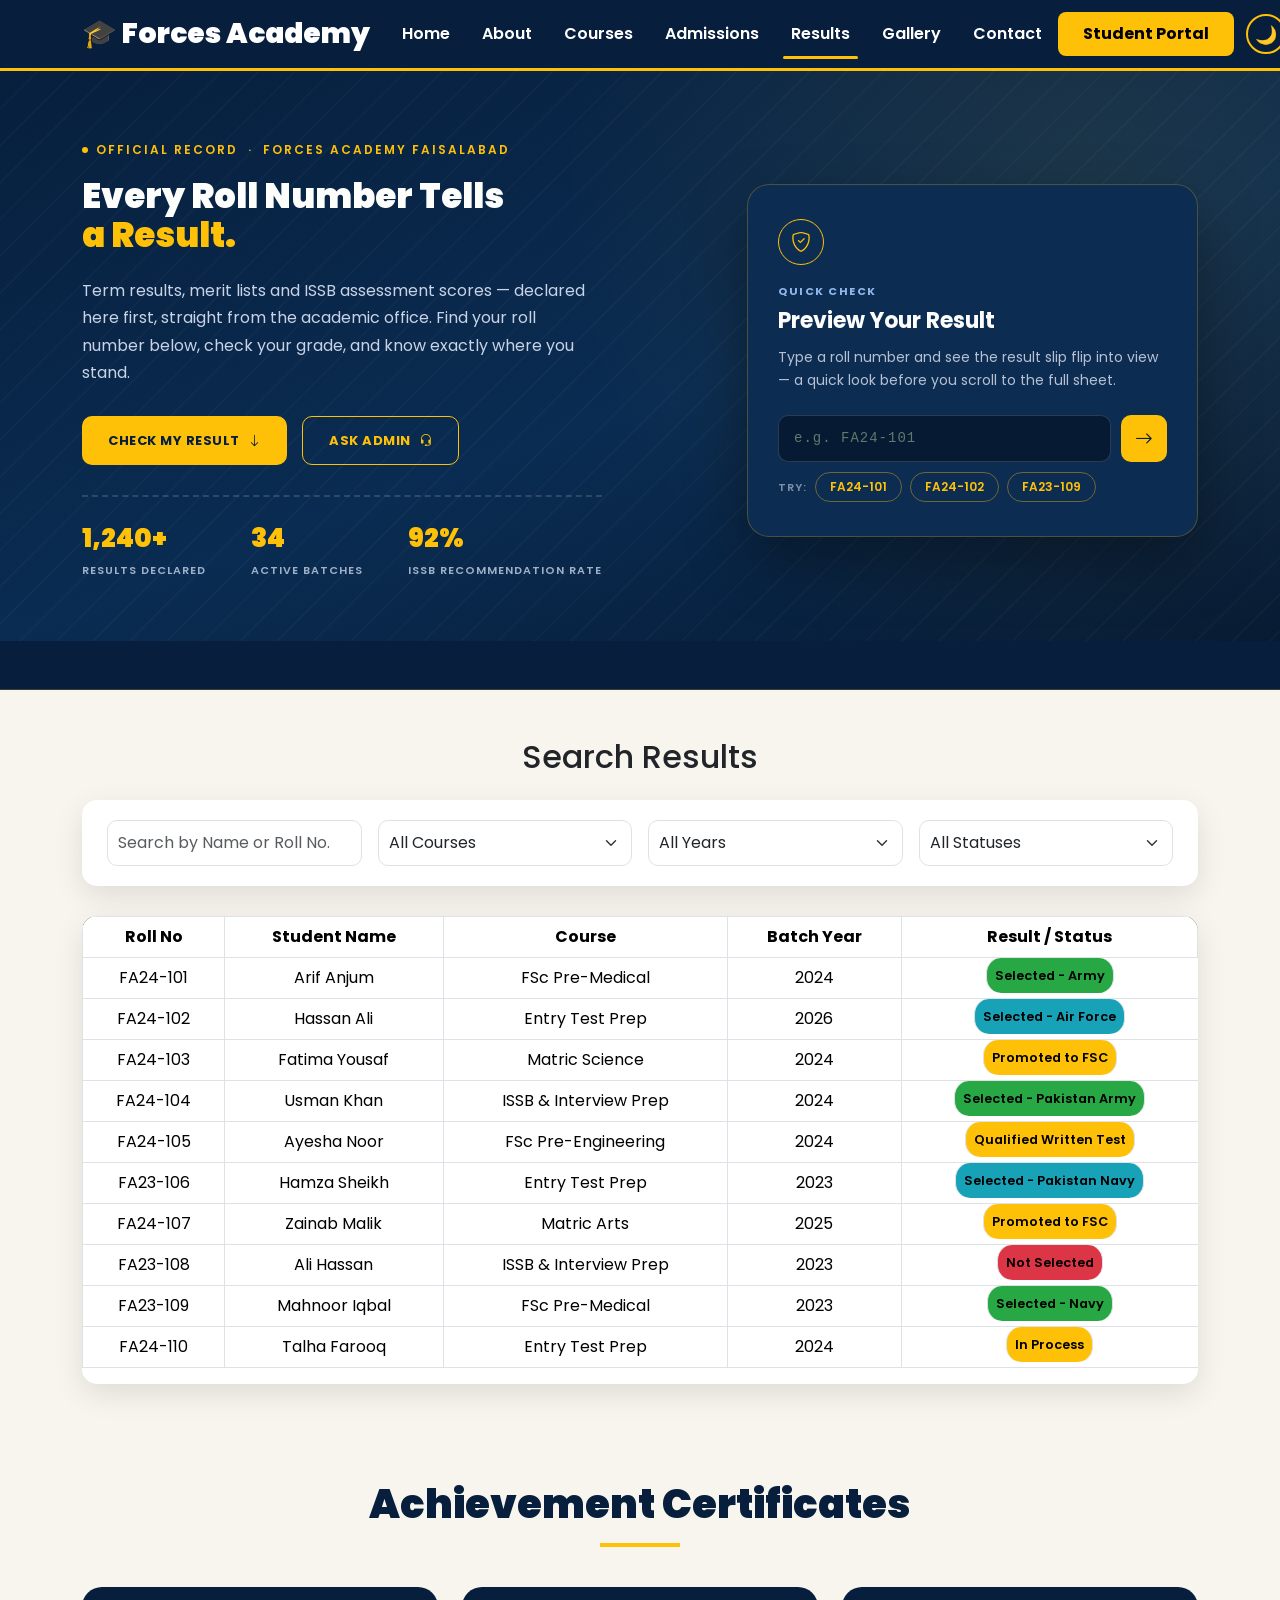
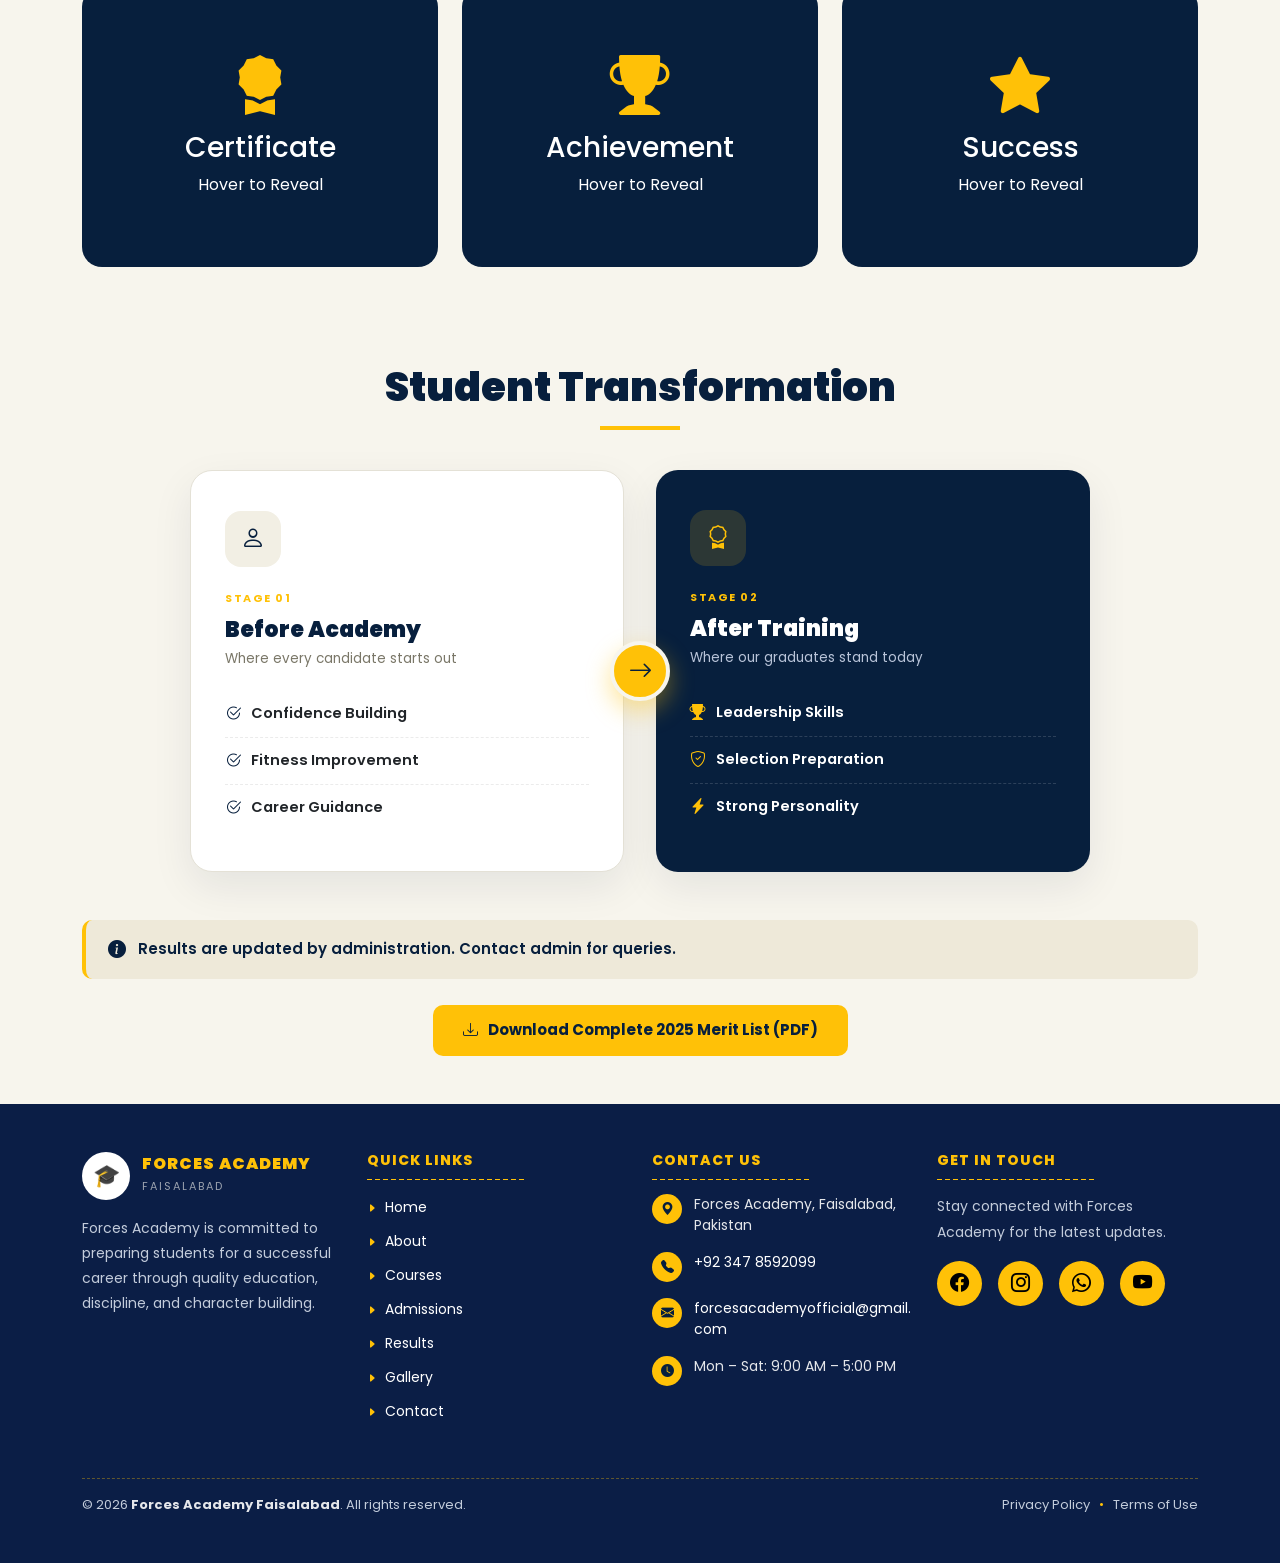
<file: results.html>
<!DOCTYPE html>
<html lang="en">
<head>
<meta charset="UTF-8">
<meta name="viewport" content="width=device-width, initial-scale=1.0">

<title>Results | Forces Academy</title>

<meta name="description" content="Check Forces Academy exam results and ISSB selections in Faisalabad — search by roll number, course, batch year, or status for the latest merit lists.">
<meta name="keywords" content="Forces Academy results, merit list, roll number search, ISSB selection, exam results Faisalabad, PMA selected students">
<meta property="og:title" content="Results - Forces Academy Faisalabad">
<meta property="og:description" content="Search Forces Academy results by roll number and view the latest merit lists, ISSB selections and achievement records.">
<meta property="og:type" content="website">
 <link rel="icon" type="image/png" href="images/favicon.png">

<!-- Bootstrap CSS -->
<link href="https://cdn.jsdelivr.net/npm/bootstrap@5.3.0/dist/css/bootstrap.min.css" rel="stylesheet">
<!-- Bootstrap Icons -->
<link href="https://cdn.jsdelivr.net/npm/bootstrap-icons@1.11.0/font/bootstrap-icons.css" rel="stylesheet">
<!-- Google Font -->
<link href="https://fonts.googleapis.com/css2?family=Poppins:wght@400;600;700;900&display=swap" rel="stylesheet">
<style>


/* ================= BODY ================= */
body{

font-family:'Poppins',sans-serif;

background:#f7f5ed;

scroll-behavior:smooth;

transition:background-color 0.3s ease, color 0.3s ease;

}

/* ================= NAVBAR ================= */
.navbar{

background:#071f3d;

}

.navbar-brand{

color:white!important;

font-size:28px;

font-weight:900;

}


.nav-link{

color:white!important;

font-weight:600;

margin:0 8px;

}

.nav-link:hover{

color:#ffc107!important;

}
.nav-link.active {
    position: relative;
}

.nav-link.active::after {
    content: '';
    position: absolute;
    bottom: -5px;
    left: 0;
    width: 100%;
    height: 3px;
    background: #ffc107; /* yellow line */
    border-radius: 2px;
    
}




.portal-btn {
    background:#ffc107;
    color:#000 !important;
    padding:10px 25px; /* width ko thoda increase kiya */
    border-radius:8px;
    text-decoration:none;
    font-weight:700;
    white-space:nowrap; /* ye ensure kare ke text single line me rahe */
    display:inline-block;
}
.portal-btn:hover{
    background:#ffb300;
    transform:translateY(-2px);

}
/* Dark mode toggle button */
#theme-toggle {
  background: transparent;
  border: 2px solid #ffc107;
  color: #ffc107;
  width: 40px;
  height: 40px;
  border-radius: 50%;
  font-size: 18px;
  display: inline-flex;
  align-items: center;
  justify-content: center;
  margin-left: 12px;
  cursor: pointer;
  transition: 0.3s;
}
#theme-toggle:hover {
  background: #ffc107;
  color: #071f3d;
  transform: translateY(-3px);
}
body.dark-mode .result-table{
    background:#16233a;
}


body.dark-mode .result-table th{
    color:white;
}


body.dark-mode .result-table td{
    color:white !important;
    background:#16233a;
}


body.dark-mode .result-table tbody tr:hover{
    background:#1f2a3d;
}


body.dark-mode .table-bordered td,
body.dark-mode .table-bordered th{
    border-color:#374151 !important;
}
body.dark-mode .search-container input{
    background:#111827;
    color:white;
}

body.dark-mode .search-container input::placeholder{
    color:#cbd5e1;
}




/* ================= HERO SECTION ================= */

.hero{
position:relative;
height:420px;
background:

linear-gradient(
rgba(7,31,61,.8),
rgba(7,31,61,.8)
),

url("https://encrypted-tbn0.gstatic.com/images?q=tbn:ANd9GcS9G3hTjZ5qIZ42vTWOmrn9cxfGK0wQ7m2pR4Cifn2P4Q&s=10")

center/cover;
display:flex;
align-items:center;
justify-content:center;
text-align:center;
color:white;
animation:heroShow 1.2s ease;
}

.hero h1{
font-size:60px;
font-weight:900;
color:#ffc107;

}

.hero p{
font-size:20px;

}

/* Hero Ticker Strip */
.hero-ticker{
    position:absolute;
    bottom:0;
    left:0;
    width:100%;
    background:#ffc107;
    overflow:hidden;
    padding:10px 0;
    z-index:5;
}
.hero-ticker .ticker-track{
    display:inline-block;
    white-space:nowrap;
    font-weight:700;
    color:#071f3d;
    font-size:15px;
    animation:heroMove 18s linear infinite;
    padding-left:100%;
}
.hero-ticker .ticker-track span{
    margin:0 25px;
}
@keyframes heroMove{
    from{ transform:translateX(0); }
    to{ transform:translateX(-100%); }
}

/* Hero animation */
@keyframes heroShow{
from{
opacity:0;
transform:translateY(-70px);

}


to{

opacity:1;

transform:translateY(0);

}

}

/* ================= HEADING ================= */
.title{

text-align:center;

font-size:40px;

font-weight:900;

color:#071f3d;

}

.line{

height:4px;

width:80px;

background:#ffc107;

margin:15px auto 40px;

}

</style>

<style>
/* ============ DARK MODE ============ */
body.dark-mode {
  background: #0f1720;
  color: #e5e7eb;
}

body.dark-mode .navbar {
  background: #060f1f;
}

body.dark-mode .title {
  color: #ffc107;
}

body.dark-mode .filter-box {
  background: #16233a;
}

body.dark-mode .filter-box input,
body.dark-mode .filter-box select {
  background: #0f1720;
  color: #e5e7eb;
  border-color: #374151;
}

body.dark-mode .result-table {
  background: #16233a;
}

body.dark-mode .result-table td {
  color: #d1d5db;
  border-color: #374151 !important;
}

body.dark-mode .result-table tbody tr:hover {
  background: #1f2a3d;
}

body.dark-mode .certificate-section,
body.dark-mode .st-section {
  background: #0f1720;
}

body.dark-mode .st-before {
  background: #16233a;
  border-color: #374151;
}

body.dark-mode .st-before h3 {
  color: #ffc107;
}

body.dark-mode .st-before .st-desc {
  color: #9ca3af;
}

body.dark-mode .st-before .st-list li {
  color: #e5e7eb;
  border-bottom-color: rgba(255,255,255,.08);
}

body.dark-mode .st-before .st-icon {
  background: #1f2a3d;
  color: #ffc107;
}

body.dark-mode .note-bar {
  background: #16233a;
  color: #e5e7eb;
}

body.dark-mode .note-bar i {
  color: #ffc107;
}

body.dark-mode footer {
  background-color: #060f1f !important;
}
</style>

<style>
/* Scroll Reveal Animation */
.scroll-reveal{
    opacity:0;
    transform:translateY(60px);
    transition:all .9s ease;
}

.scroll-reveal.active{
    opacity:1;
    transform:translateY(0);
}
</style>

</head>
<body>
<!-- ================= NAVBAR ================= -->
<nav class="navbar navbar-expand-xl navbar-dark sticky-top">
<div class="container">
<a class="navbar-brand" href="index.html">
🎓 Forces Academy
</a>
<button class="navbar-toggler" data-bs-toggle="collapse" data-bs-target="#menu">

<span class="navbar-toggler-icon"></span>

</button>
<div class="collapse navbar-collapse" id="menu">
<ul class="navbar-nav ms-auto align-items-lg-center">
<li>
<a class="nav-link" href="index.html">
Home
</a>
</li>

<li>
<a class="nav-link" href="about.html">
About
</a>
</li>

<li>
<a class="nav-link" href="courses.html">
Courses
</a>
</li>

<li>
<a class="nav-link" href="admissions.html">
Admissions
</a>
</li>



<li>
<a class="nav-link active" href="results.html">
Results
</a>

<li class="nav-item">
<a class="nav-link" href="gallery.html">Gallery</a>
</li>



<li>
<a class="nav-link" href="contact.html">
Contact
</a>
</li>

<li>
<a class="portal-btn" href="https://tehseenproject.ct.ws/login.php">
Student Portal

</a>

</li>
<li class="nav-item">
  <button id="theme-toggle" aria-label="Toggle dark mode" title="Toggle dark mode">🌙</button>
</li>
</ul>
</div>
</div>
</nav>

<!-- ================= HERO ================= -->
<section class="results-hero">
<div class="rh-bg-lines"></div>
<div class="container">
<div class="row align-items-center gy-5">

<!-- LEFT: COPY -->
<div class="col-lg-6">
<div class="rh-eyebrow"><span class="rh-dot"></span> OFFICIAL RECORD &nbsp;·&nbsp; FORCES ACADEMY FAISALABAD</div>

<h1 class="rh-heading">Every Roll Number Tells<br><span>a Result.</span></h1>

<p class="rh-sub">
Term results, merit lists and ISSB assessment scores — declared here first, straight from the academic office. Find your roll number below, check your grade, and know exactly where you stand.
</p>

<div class="rh-actions">
<a href="#resultsTable" class="rh-btn-primary">CHECK MY RESULT <i class="bi bi-arrow-down"></i></a>
<a href="contact.html" class="rh-btn-outline">ASK ADMIN <i class="bi bi-headset"></i></a>
</div>

<div class="rh-divider"></div>

<div class="rh-stats">
<div class="rh-stat">
<h3>1,240+</h3>
<span>RESULTS DECLARED</span>
</div>
<div class="rh-stat">
<h3>34</h3>
<span>ACTIVE BATCHES</span>
</div>
<div class="rh-stat">
<h3>92%</h3>
<span>ISSB RECOMMENDATION RATE</span>
</div>
</div>
</div>

<!-- RIGHT: QUICK CHECK CARD -->
<div class="col-lg-5 offset-lg-1">
<div class="rh-card" id="rhCard">

<div class="rh-card-face rh-card-front">
<div class="rh-icon"><i class="bi bi-shield-check"></i></div>
<div class="rh-card-eyebrow">QUICK CHECK</div>
<h4>Preview Your Result</h4>
<p>Type a roll number and see the result slip flip into view — a quick look before you scroll to the full sheet.</p>

<div class="rh-search">
<input type="text" id="rhRollInput" placeholder="e.g. FA24-101" autocomplete="off">
<button id="rhSearchBtn" type="button"><i class="bi bi-arrow-right"></i></button>
</div>
<div class="rh-error" id="rhError">No result found for that roll number — try the full list below.</div>

<div class="rh-try">
<span>TRY:</span>
<button class="rh-pill" data-roll="FA24-101">FA24-101</button>
<button class="rh-pill" data-roll="FA24-102">FA24-102</button>
<button class="rh-pill" data-roll="FA23-109">FA23-109</button>
</div>
</div>

<div class="rh-card-face rh-card-back" id="rhCardBack"></div>

<!-- filled dynamically by JS -->
</div>

</div>
</div>

</div>
</div>
</section>

<!-- LATEST SELECTIONS TICKER -->
<div class="rh-ticker">
    <div class="rh-ticker-track">
        <span>🟢 Ali Ahmed - PMA Selected</span>
        <span>🟢 Hassan Ali - Selected Air Force</span>
        <span>🟢 Usman Khan - ISSB Recommended</span>
        <span>🟢 Mahnoor Iqbal - Selected Navy</span>
        <span>🎓 New Batch Admissions Open Now</span>
    </div>
</div>

<style>
/* ================= RESULTS HERO (new) ================= */
.results-hero{
    position:relative;
    background:
        repeating-linear-gradient(135deg, rgba(255,255,255,.025) 0 2px, transparent 2px 26px),
        linear-gradient(160deg, #071f3d 0%, #0a2c52 55%, #061a33 100%);
    border-top:3px solid #ffc107;
    padding:70px 0 60px;
    overflow:hidden;
}
.rh-bg-lines{
    position:absolute;
    inset:0;
    background:radial-gradient(circle at 85% 20%, rgba(255,193,7,.08), transparent 45%);
    pointer-events:none;
}
.results-hero .container{ position:relative; z-index:2; }

.rh-eyebrow{
    font-family:'Poppins',sans-serif;
    letter-spacing:2px;
    font-size:12px;
    font-weight:600;
    color:#ffc107;
    text-transform:uppercase;
    margin-bottom:18px;
    display:flex;
    align-items:center;
    gap:8px;
    opacity:0;
    animation:rhReveal .8s ease forwards;
    animation-delay:.15s;
}
.rh-dot{
    width:6px;height:6px;border-radius:50%;
    background:#ffc107;
    display:inline-block;
}

.rh-heading{
    font-weight:900;
    font-size:46px;
    line-height:1.15;
    color:#fdfdfb;
    margin-bottom:22px;
    opacity:0;
    animation:rhReveal .8s ease forwards;
    animation-delay:.4s;
}
.rh-heading span{ color:#ffc107; }

.rh-sub{
    color:#c9d3e6;
    font-size:16px;
    line-height:1.7;
    max-width:520px;
    margin-bottom:30px;
    opacity:0;
    animation:rhReveal .8s ease forwards;
    animation-delay:.7s;
}

.rh-actions{
    display:flex;
    gap:15px;
    flex-wrap:wrap;
    margin-bottom:30px;
    opacity:0;
    animation:rhReveal .8s ease forwards;
    animation-delay:.95s;
}
.rh-btn-primary{
    background:#ffc107;
    color:#071f3d;
    font-weight:700;
    font-size:13px;
    letter-spacing:.5px;
    padding:14px 26px;
    border-radius:10px;
    text-decoration:none;
    display:inline-flex;
    align-items:center;
    gap:8px;
    transition:.25s;
}
.rh-btn-primary:hover{ transform:translateY(-3px); box-shadow:0 10px 20px rgba(255,193,7,.25); color:#071f3d; }

.rh-btn-outline{
    background:transparent;
    color:#ffc107;
    font-weight:700;
    font-size:13px;
    letter-spacing:.5px;
    padding:14px 26px;
    border-radius:10px;
    border:1.5px solid #ffc107;
    text-decoration:none;
    display:inline-flex;
    align-items:center;
    gap:8px;
    transition:.25s;
}
.rh-btn-outline:hover{ background:rgba(255,193,7,.1); color:#ffc107; }

.rh-divider{
    border-top:2px dashed rgba(255,255,255,.15);
    margin-bottom:26px;
    max-width:520px;
    opacity:0;
    animation:rhReveal .8s ease forwards;
    animation-delay:1.15s;
}

.rh-stats{
    display:flex;
    gap:45px;
    flex-wrap:wrap;
    opacity:0;
    animation:rhReveal .8s ease forwards;
    animation-delay:1.3s;
}

@keyframes rhReveal{
    from{ opacity:0; transform:translateY(22px); }
    to{ opacity:1; transform:translateY(0); }
}
.rh-stat h3{
    color:#ffc107;
    font-weight:900;
    font-size:26px;
    margin-bottom:2px;
}
.rh-stat span{
    color:#9fb0c9;
    font-size:11px;
    letter-spacing:1px;
    font-weight:600;
}

/* CARD */
.rh-card{
    position:relative;
    background:#0c2c52;
    border:1px solid rgba(255,193,7,.25);
    border-radius:22px;
    padding:34px 30px;
    box-shadow:0 25px 60px rgba(0,0,0,.35);
    min-height:420px;
    perspective:1200px;
}
.rh-card-face{
    transition:opacity .35s ease, transform .35s ease;
}
.rh-card-back{ display:none; }

.rh-card.flipped .rh-card-front{ display:none; }
.rh-card.flipped .rh-card-back{ display:block; animation:rhFlipIn .45s ease; }

@keyframes rhFlipIn{
    from{ opacity:0; transform:rotateY(90deg); }
    to{ opacity:1; transform:rotateY(0deg); }
}

.rh-icon{
    width:46px;height:46px;
    border:1.5px solid #ffc107;
    border-radius:50%;
    display:flex;align-items:center;justify-content:center;
    color:#ffc107;
    font-size:20px;
    margin-bottom:18px;
}
.rh-card-eyebrow{
    color:#8fb8ea;
    font-size:11px;
    letter-spacing:1.5px;
    font-weight:700;
    margin-bottom:8px;
}
.rh-card h4{
    color:#fdfdfb;
    font-weight:700;
    font-size:22px;
    margin-bottom:12px;
}
.rh-card p{
    color:#b6c0d3;
    font-size:14px;
    line-height:1.6;
    margin-bottom:24px;
}

.rh-search{ display:flex; gap:10px; margin-bottom:10px; }
.rh-search input{
    flex:1;
    background:#061a33;
    border:1px solid rgba(255,255,255,.15);
    border-radius:10px;
    padding:12px 15px;
    color:#fff;
    font-family:'Courier New', monospace;
    letter-spacing:1px;
    font-size:14px;
}
.rh-search input::placeholder{ color:#5f7a6c; }
.rh-search input:focus{ outline:2px solid #ffc107; border-color:transparent; }
.rh-search button{
    background:#ffc107;
    border:none;
    border-radius:10px;
    width:46px;
    color:#071f3d;
    font-size:18px;
    display:flex;align-items:center;justify-content:center;
    cursor:pointer;
    transition:.2s;
}
.rh-search button:hover{ background:#ffce38; }

.rh-error{
    display:none;
    color:#ff8a8a;
    font-size:12.5px;
    margin-bottom:14px;
}
.rh-error.show{ display:block; }

.rh-try{
    display:flex;
    align-items:center;
    gap:8px;
    flex-wrap:wrap;
    font-size:11px;
    color:#7f8faa;
    letter-spacing:1px;
    font-weight:600;
}
.rh-pill{
    background:transparent;
    border:1px solid rgba(255,193,7,.4);
    color:#ffc107;
    padding:5px 14px;
    border-radius:20px;
    font-size:12px;
    font-weight:600;
    cursor:pointer;
    transition:.2s;
}
.rh-pill:hover{ background:rgba(255,193,7,.15); }

/* RESULT BACK FACE */
.rh-result-status{
    display:inline-block;
    padding:6px 14px;
    border-radius:20px;
    font-size:12px;
    font-weight:700;
    color:#fff;
    margin-bottom:16px;
}
.rh-result-name{ color:#fdfdfb; font-size:24px; font-weight:800; margin-bottom:4px; }
.rh-result-roll{ color:#8fb8ea; font-family:'Courier New',monospace; font-size:13px; margin-bottom:20px; }
.rh-result-row{
    display:flex;
    justify-content:space-between;
    padding:10px 0;
    border-bottom:1px dashed rgba(255,255,255,.12);
    font-size:14px;
}
.rh-result-row span:first-child{ color:#8fa0b6; }
.rh-result-row span:last-child{ color:#fff; font-weight:600; }
.rh-back-link{
    display:inline-flex;
    align-items:center;
    gap:6px;
    margin-top:24px;
    color:#ffc107;
    font-weight:700;
    font-size:13px;
    text-decoration:none;
    cursor:pointer;
}

/* TICKER STRIP */
.rh-ticker{
    background:#071f3d;
    border-bottom:1px solid rgba(255,193,7,.2);
    padding:12px 0;
    overflow:hidden;
}
.rh-ticker-track{
    display:inline-block;
    white-space:nowrap;
    font-weight:700;
    color:#ffc107;
    font-size:13.5px;
    letter-spacing:.3px;
    animation:rhTickerMove 18s linear infinite;
    padding-left:100%;
}
.rh-ticker-track span{ margin:0 25px; }
@keyframes rhTickerMove{
    from{ transform:translateX(0); }
    to{ transform:translateX(-100%); }
}
.rh-back-arrow{
    position:absolute;
    top:15px;
    left:15px;
    width:30px;
    height:30px;
    border-radius:50%;
    border:1px solid rgba(255,193,7,.5);
    background:transparent;
    color:#ffc107;
    display:flex;
    align-items:center;
    justify-content:center;
    cursor:pointer;
    font-size:15px;
    transition:.25s;
}

.rh-back-arrow:hover{
    background:#ffc107;
    color:#071f3d;
    transform:translateX(-3px);
}
.rh-card-back{
    display:none;
    position:relative;
    padding-top:45px;
}
.rh-back-arrow{
    position:absolute;
    top:10px;
    left:10px;
    width:32px;
    height:32px;
    border-radius:50%;
    border:1px solid #ffc107;
    background:transparent;
    color:#ffc107;
    display:flex;
    align-items:center;
    justify-content:center;
    cursor:pointer;
    z-index:5;
}
/* Mobile */
@media (max-width: 576px) {
  /* 375px fixes */
}

/* Tablet */
@media (min-width: 577px) and (max-width: 1199.98px) {
  /* 768px and iPad fixes */
}

/* Desktop */
@media (min-width: 1200px) {
  /* 1440px layout */
}
@media(max-width:1336px){
    .rh-heading{ font-size:34px; }
    .rh-card{ min-height:auto; }
}

@media (prefers-reduced-motion: reduce){
    .rh-ticker-track{ animation:none; }
    .rh-eyebrow, .rh-heading, .rh-sub, .rh-actions, .rh-divider, .rh-stats{
        animation:none;
        opacity:1;
    }
}
</style>

<script>
// ===== Hero quick-result lookup =====
(function(){
    const rhData = {
        "FA24-101": {name:"Arif Anjum", course:"FSc Pre-Medical", year:"2024", status:"Selected - Army", color:"#28a745"},
        "FA24-102": {name:"Hassan Ali", course:"Entry Test Prep", year:"2026", status:"Selected - Air Force", color:"#17a2b8"},
        "FA24-103": {name:"Fatima Yousaf", course:"Matric Science", year:"2024", status:"Promoted to FSC", color:"#e0a800"},
        "FA24-104": {name:"Usman Khan", course:"ISSB & Interview Prep", year:"2024", status:"Selected - Pakistan Army", color:"#28a745"},
        "FA24-105": {name:"Ayesha Noor", course:"FSc Pre-Engineering", year:"2024", status:"Qualified Written Test", color:"#e0a800"},
        "FA23-106": {name:"Hamza Sheikh", course:"Entry Test Prep", year:"2023", status:"Selected - Pakistan Navy", color:"#17a2b8"},
        "FA24-107": {name:"Zainab Malik", course:"Matric Arts", year:"2025", status:"Promoted to FSC", color:"#e0a800"},
        "FA23-108": {name:"Ali Hassan", course:"ISSB & Interview Prep", year:"2023", status:"Not Selected", color:"#dc3545"},
        "FA23-109": {name:"Mahnoor Iqbal", course:"FSc Pre-Medical", year:"2023", status:"Selected - Navy", color:"#28a745"},
        "FA24-110": {name:"Talha Farooq", course:"Entry Test Prep", year:"2024", status:"In Process", color:"#e0a800"}
    };

    const card = document.getElementById('rhCard');
    const back = document.getElementById('rhCardBack');
    const input = document.getElementById('rhRollInput');
    const btn = document.getElementById('rhSearchBtn');
    const errorBox = document.getElementById('rhError');

    function lookup(roll){
        roll = roll.trim().toUpperCase();
        errorBox.classList.remove('show');
        if(!roll) return;
        const rec = rhData[roll];
        if(rec){
            back.innerHTML = `
    <button class="rh-back-arrow" id="rhBackArrow">
        <i class="bi bi-arrow-left"></i>
    </button>

    <span class="rh-result-status" style="background:${rec.color}">${rec.status}</span>
                <div class="rh-result-name">${rec.name}</div>
                <div class="rh-result-roll">${roll}</div>
                <div class="rh-result-row"><span>Course</span><span>${rec.course}</span></div>
                <div class="rh-result-row"><span>Batch Year</span><span>${rec.year}</span></div>
                <a class="rh-back-link" id="rhViewFull"><i class="bi bi-search"></i> View in full result list</a>
            `;
            card.classList.add('flipped');
            document.getElementById('rhBackArrow').addEventListener('click', function(){
    card.classList.remove('flipped');
});
            document.getElementById('rhViewFull').addEventListener('click', function(){
                const searchInput = document.getElementById('searchName');
                if(searchInput){
                    searchInput.value = roll;
                    searchInput.dispatchEvent(new Event('input'));
                }
                document.getElementById('resultsTable').scrollIntoView({behavior:'smooth', block:'center'});
            });
        }else{
            card.classList.remove('flipped');
            errorBox.classList.add('show');
        }
    }

    btn.addEventListener('click', function(){ lookup(input.value); });
    input.addEventListener('keydown', function(e){ if(e.key === 'Enter'){ lookup(input.value); } });

    document.querySelectorAll('.rh-pill').forEach(function(pill){
        pill.addEventListener('click', function(){
            input.value = pill.dataset.roll;
            lookup(pill.dataset.roll);
        });
    });
})();
</script>

<style>
/* Filter Box */
.filter-box {
    background: #fff;
    padding: 20px 25px;
    border-radius: 15px;
    box-shadow: 0 10px 30px rgba(0,0,0,0.1);
    margin-bottom: 30px;
}
.filter-box input, .filter-box select {
    border-radius: 10px;
    padding: 10px;
}

/* Table Styles */
.result-table {
    background: #fff;
    border-radius: 15px;
    overflow: hidden;
    box-shadow: 0 10px 30px rgba(0,0,0,0.1);
}
.result-table thead {
    background: #064e3b;
    color: white;
}
.result-table tbody tr:hover {
    background: #fff3cd;
    transform: scale(1.02);
    transition: .3s;
}
.status-badge {
    padding: 5px 10px;
    border-radius: 15px;
    font-size: 0.8rem;
    font-weight: 600;
    color: white;
    display: inline-block;
}

/* Responsive table horizontal scroll for mobile */
.table-responsive {
    overflow-x: auto;
    -webkit-overflow-scrolling: touch;
}
.table {
    min-width: 700px; /* Ensure table wider than small screens */
}

/* Highlight effect for filtered rows */
.highlight {
    animation: highlightAnim 1s ease;
}
@keyframes highlightAnim {
    0% { background-color: #fffbcc; }
    100% { background-color: transparent; }
}

@media(max-width:768px){
    .filter-box .row > div { margin-bottom: 15px; }
}
</style>

<div class="container py-5">
  <h2 class="mb-4 text-center">Search Results</h2>
 

    <!-- Filter Box -->
    <div class="filter-box">
        <div class="row g-3">
            <div class="col-md-3">
                <input type="text" id="searchName" class="form-control" placeholder="Search by Name or Roll No.">
            </div>
            <div class="col-md-3">
                <select id="courseFilter" class="form-select">
                    <option value="All">All Courses</option>
                    <option>Matric Science</option>
                    <option>Matric Arts</option>
                    <option>FSc Pre-Medical</option>
                    <option>FSc Pre-Engineering</option>
                    <option>Entry Test Prep</option>
                    <option>ISSB & Interview Prep</option>
                </select>
            </div>
            <div class="col-md-3">
                <select id="yearFilter" class="form-select">
                    <option value="All">All Years</option>
                    <option>2026</option>
                    <option>2025</option>
                    <option>2024</option>
                    <option>2023</option>
                </select>
            </div>
            <div class="col-md-3">
                <select id="statusFilter" class="form-select">
                    <option value="All">All Statuses</option>
                    <option>Selected - Army</option>
                    <option>Selected - Navy</option>
                    <option>Selected - Air Force</option>
                    <option>Promoted to FSC</option>
                    <option>Qualified Written Test</option>
                    <option>In Process</option>
                    <option>Not Selected</option>
                </select>
            </div>
        </div>
    </div>

    <!-- Results Table -->
    <div class="table-responsive result-table">
        <table class="table table-bordered text-center" id="resultsTable">
            <thead>
                <tr>
                    <th>Roll No</th>
                    <th>Student Name</th>
                    <th>Course</th>
                    <th>Batch Year</th>
                    <th>Result / Status</th>
                </tr>
            </thead>
            <tbody>
                <tr>
                    <td>FA24-101</td><td>Arif Anjum</td><td>FSc Pre-Medical</td><td>2024</td>
                    <td class="status-badge" style="background:#28a745;">Selected - Army</td>
                </tr>
                <tr>
                    <td>FA24-102</td><td>Hassan Ali</td><td>Entry Test Prep</td><td>2026</td>
                    <td class="status-badge" style="background:#17a2b8;">Selected - Air Force</td>
                </tr>
                <tr>
                    <td>FA24-103</td><td>Fatima Yousaf</td><td>Matric Science</td><td>2024</td>
                    <td class="status-badge" style="background:#ffc107;">Promoted to FSC</td>
                </tr>
                <tr>
                    <td>FA24-104</td><td>Usman Khan</td><td>ISSB & Interview Prep</td><td>2024</td>
                    <td class="status-badge" style="background:#28a745;">Selected - Pakistan Army</td>
                </tr>
                <tr>
                    <td>FA24-105</td><td>Ayesha Noor</td><td>FSc Pre-Engineering</td><td>2024</td>
                    <td class="status-badge" style="background:#ffc107;">Qualified Written Test</td>
                </tr>
                <tr>
                    <td>FA23-106</td><td>Hamza Sheikh</td><td>Entry Test Prep</td><td>2023</td>
                    <td class="status-badge" style="background:#17a2b8;">Selected - Pakistan Navy</td>
                </tr>
                <tr>
                    <td>FA24-107</td><td>Zainab Malik</td><td>Matric Arts</td><td>2025</td>
                    <td class="status-badge" style="background:#ffc107;">Promoted to FSC</td>
                </tr>
                <tr>
                    <td>FA23-108</td><td>Ali Hassan</td><td>ISSB & Interview Prep</td><td>2023</td>
                    <td class="status-badge" style="background:#dc3545;">Not Selected</td>
                </tr>
                <tr>
                    <td>FA23-109</td><td>Mahnoor Iqbal</td><td>FSc Pre-Medical</td><td>2023</td>
                    <td class="status-badge" style="background:#28a745;">Selected - Navy</td>
                </tr>
                <tr>
                    <td>FA24-110</td><td>Talha Farooq</td><td>Entry Test Prep</td><td>2024</td>
                    <td class="status-badge" style="background:#ffc107;">In Process</td>
                </tr>
            </tbody>
        </table>
    </div>
</div>
<style>
    /* Dark mode table heading fix */

body.dark-mode .result-table thead th{
    background:#071f3d !important;
    color:#ffffff !important;
    border-color:#374151 !important;
}


body.dark-mode .result-table thead{
    background:#071f3d !important;
}
/* Dark mode headings fix */

body.dark-mode .certificate-section .title,
body.dark-mode .st-section .title {
    color: #ffffff !important;
    -webkit-text-fill-color: #ffffff !important;
}
/* Search Results Dark Mode Input Fix */

body.dark-mode .filter-box .form-control{
    background:#111827 !important;
    color:#ffffff !important;
    border:1px solid #374151 !important;
}


body.dark-mode .filter-box .form-control::placeholder{
    color:#cbd5e1 !important;
}


body.dark-mode .filter-box .form-control:focus{
    background:#111827 !important;
    color:white !important;
    border-color:#ffc107 !important;
    box-shadow:0 0 0 .25rem rgba(255,193,7,.25);
}
body.dark-mode .filter-box select{
    background:#111827 !important;
    color:white !important;
    border:1px solid #374151 !important;
}
</style>

<script>
// Filter function
const table = document.getElementById('resultsTable');
const searchInput = document.getElementById('searchName');
const courseFilter = document.getElementById('courseFilter');
const yearFilter = document.getElementById('yearFilter');
const statusFilter = document.getElementById('statusFilter');

function filterTable() {
    const searchVal = searchInput.value.trim().toLowerCase();
    const courseVal = courseFilter.value;
    const yearVal = yearFilter.value;
    const statusVal = statusFilter.value;

    Array.from(table.tBodies[0].rows).forEach(row => {

        const rollNo = row.cells[0].textContent.trim().toLowerCase();
        const studentName = row.cells[1].textContent.trim().toLowerCase();
        const course = row.cells[2].textContent.trim();
        const year = row.cells[3].textContent.trim();
        const status = row.cells[4].textContent.trim();

        const matchesSearch =
            studentName.includes(searchVal) ||
            rollNo.includes(searchVal);

        const matchesCourse =
            courseVal === 'All' || course === courseVal;

        const matchesYear =
            yearVal === 'All' || year === yearVal;

        const matchesStatus =
            statusVal === 'All' || status.includes(statusVal);

        if (
            matchesSearch &&
            matchesCourse &&
            matchesYear &&
            matchesStatus
        ) {
            row.style.display = '';
            row.classList.add('highlight');

            setTimeout(() => {
                row.classList.remove('highlight');
            }, 1000);

        } else {
            row.style.display = 'none';
        }
    });
}

searchInput.addEventListener('input', filterTable);
courseFilter.addEventListener('change', filterTable);
yearFilter.addEventListener('change', filterTable);
statusFilter.addEventListener('change', filterTable);
</script>


<!-- CERTIFICATE REVEAL SECTION -->

<section class="certificate-section py-5 scroll-reveal">

<div class="container">


<h2 class="title">
Achievement Certificates
</h2>

<div class="line"></div>


<div class="row g-4">


<div class="col-md-4">


<div class="certificate-card">


<div class="certificate-front">

<i class="bi bi-award-fill"></i>

<h3>
Certificate
</h3>

<p>
Hover to Reveal
</p>

</div>



<div class="certificate-back">

<h4>
Ali Ahmed
</h4>

<p>
PMA Long Course
</p>

<p>
🎖 Successfully Selected
</p>

</div>


</div>


</div>





<div class="col-md-4">


<div class="certificate-card">


<div class="certificate-front">

<i class="bi bi-trophy-fill"></i>

<h3>
Achievement
</h3>

<p>
Hover to Reveal
</p>

</div>



<div class="certificate-back">

<h4>
Hassan Ali
</h4>

<p>
Entry Test Topper
</p>

<p>
🏆 Merit Holder
</p>

</div>


</div>


</div>





<div class="col-md-4">


<div class="certificate-card">


<div class="certificate-front">

<i class="bi bi-star-fill"></i>

<h3>
Success
</h3>

<p>
Hover to Reveal
</p>

</div>



<div class="certificate-back">

<h4>
Usman Khan
</h4>

<p>
ISSB Recommended
</p>

<p>
⭐ Outstanding Performance
</p>

</div>


</div>


</div>


</div>


</div>

</section>










<!-- BEFORE AFTER -->


<section class="py-5 st-section scroll-reveal">


<div class="container">


<h2 class="title">
Student Transformation
</h2>


<div class="line"></div>



<div class="st-wrap">

<!-- BEFORE CARD -->
<div class="st-card st-before">
<div class="st-icon"><i class="bi bi-person"></i></div>
<span class="st-tag">STAGE 01</span>
<h3>Before Academy</h3>
<p class="st-desc">Where every candidate starts out</p>
<ul class="st-list">
<li><i class="bi bi-check2-circle"></i> Confidence Building</li>
<li><i class="bi bi-check2-circle"></i> Fitness Improvement</li>
<li><i class="bi bi-check2-circle"></i> Career Guidance</li>
</ul>
</div>

<!-- CENTER BADGE -->
<div class="st-badge"><i class="bi bi-arrow-right"></i></div>

<!-- AFTER CARD -->
<div class="st-card st-after">
<div class="st-icon"><i class="bi bi-award"></i></div>
<span class="st-tag">STAGE 02</span>
<h3>After Training</h3>
<p class="st-desc">Where our graduates stand today</p>
<ul class="st-list">
<li><i class="bi bi-trophy-fill"></i> Leadership Skills</li>
<li><i class="bi bi-shield-check"></i> Selection Preparation</li>
<li><i class="bi bi-lightning-charge-fill"></i> Strong Personality</li>
</ul>
</div>

</div>


</div>



</section>


<style>
/* ===== STUDENT TRANSFORMATION (new) ===== */
.st-section{ padding:80px 0; }

.st-wrap{
    position:relative;
    display:flex;
    align-items:stretch;
    justify-content:center;
    gap:0;
    max-width:900px;
    margin:0 auto;
    flex-wrap:wrap;
}

.st-card{
    flex:1 1 360px;
    background:#fff;
    border-radius:22px;
    padding:40px 34px;
    box-shadow:0 15px 40px rgba(7,31,61,.08);
    position:relative;
    transition:.3s;
}
.st-card:hover{ transform:translateY(-6px); box-shadow:0 20px 45px rgba(7,31,61,.14); }

.st-before{ border:1.5px solid #e4e1d6; }
.st-after{
    background:#071f3d;
    color:#fff;
}

.st-icon{
    width:56px;height:56px;
    border-radius:16px;
    display:flex;align-items:center;justify-content:center;
    font-size:24px;
    margin-bottom:18px;
}
.st-before .st-icon{ background:#f2efe4; color:#071f3d; }
.st-after .st-icon{ background:rgba(255,193,7,.15); color:#ffc107; }

.st-tag{
    display:inline-block;
    font-size:11px;
    font-weight:700;
    letter-spacing:1.5px;
    color:#ffc107;
    margin-bottom:10px;
}

.st-card h3{
    font-weight:900;
    font-size:22px;
    margin-bottom:6px;
}
.st-before h3{ color:#071f3d; }
.st-after h3{ color:#fff; }

.st-desc{
    font-size:13.5px;
    margin-bottom:22px;
}
.st-before .st-desc{ color:#7a7768; }
.st-after .st-desc{ color:#b9c4d9; }

.st-list{
    list-style:none;
    padding:0;
    margin:0;
}
.st-list li{
    display:flex;
    align-items:center;
    gap:10px;
    padding:11px 0;
    border-bottom:1px dashed rgba(0,0,0,.08);
    font-weight:600;
    font-size:14.5px;
}
.st-after .st-list li{ border-bottom:1px dashed rgba(255,255,255,.15); }
.st-before .st-list li i{ color:#071f3d; font-size:16px; }
.st-after .st-list li i{ color:#ffc107; font-size:16px; }
.st-list li:last-child{ border-bottom:none; }

.st-badge{
    width:60px;height:60px;
    min-width:60px;
    border-radius:50%;
    background:#ffc107;
    color:#071f3d;
    display:flex;align-items:center;justify-content:center;
    font-size:24px;
    box-shadow:0 10px 25px rgba(255,193,7,.4);
    align-self:center;
    margin:0 -14px;
    z-index:2;
    border:4px solid #f7f5ed;
}

@media(max-width:767px){
    .st-wrap{ flex-direction:column; align-items:center; }
    .st-badge{ margin:-14px 0; transform:rotate(90deg); }
    .st-card{ width:100%; }
}
</style>


<style>  
    
.journey{

padding:80px 0;

}



.steps{

display:flex;
justify-content:center;
align-items:center;
gap:20px;
flex-wrap:wrap;

}


.step{

background:#071f3d;
color:white;

padding:25px;

width:200px;

border-radius:20px;

text-align:center;

position:relative;

transition:.5s;

}


.step:hover{

transform:translateY(-15px);

}


.step i{

font-size:40px;
color:#ffc107;

}


.arrow{

font-size:40px;
color:#ffc107;

}





/* WALL OF HONOUR */


.honour{

background:#071f3d;

padding:40px 0;

}




.honour-card{

height:350px;

perspective:1000px;

}



.honour-inner{

height:100%;

transition:.8s;

transform-style:preserve-3d;

position:relative;

}



.honour-card:hover .honour-inner{

transform:rotateY(180deg);

}



.front,
.back{

position:absolute;

width:100%;

height:100%;

backface-visibility:hidden;

border-radius:20px;

overflow:hidden;

box-shadow:0 20px 40px rgba(0,0,0,.3);

}



.front{

background:white;

text-align:center;

}



.front img{

height:260px;

width:100%;

object-fit:cover;

}
.front h3{
    font-size:20px;
    margin-top:10px;
}


.badge{
    padding:5px 12px;
    font-size:13px;
}









.back{

background:#ffc107;

transform:rotateY(180deg);

padding:30px;

display:flex;

flex-direction:column;

justify-content:center;

text-align:center;

}


.back h3{

font-weight:900;

color:#071f3d;

}


.back p{

font-weight:600;

}


</style>
<style>
/* Certificate */


.certificate-card{

height:280px;

perspective:1000px;

}



.certificate-front,
.certificate-back{

height:100%;

width:100%;

position:absolute;

backface-visibility:hidden;

border-radius:20px;

display:flex;

align-items:center;

justify-content:center;

flex-direction:column;

text-align:center;

}



.certificate-card{

position:relative;

}



.certificate-front{

background:#071f3d;

color:white;

}



.certificate-front i{

font-size:60px;

color:#ffc107;

}



.certificate-back{

background:#ffc107;

transform:rotateY(180deg);

color:#071f3d;

}



.certificate-card:hover .certificate-front{

transform:rotateY(180deg);

}



.certificate-card:hover .certificate-back{

transform:rotateY(360deg);

}





/* Selection Board */


.selection-board{

background:#071f3d;

padding:70px 0;

overflow:hidden;

}



.live-box{

background:white;

padding:20px;

border-radius:15px;

overflow:hidden;

}



.moving-text{

font-weight:700;

color:#071f3d;

white-space:nowrap;

animation:move 15s linear infinite;

}



@keyframes move{

from{

transform:translateX(100%);

}


to{

transform:translateX(-100%);

}

}






/* Transformation */


.transform-box{

background:#071f3d;

color:white;

padding:40px;

border-radius:25px;

display:flex;

justify-content:center;

align-items:center;

gap:60px;

text-align:center;

}



.transform-box h3{

color:#ffc107;

font-weight:900;

}



.arrow-big{

font-size:50px;

color:#ffc107;

}





/* Final */


.final-box{

background:#071f3d;

color:white;

padding:60px;

border-radius:25px;

text-align:center;

}



.final-box h1{

color:#ffc107;

font-weight:900;

}



.final-box a{

display:inline-block;

margin-top:20px;

background:#ffc107;

color:#000;

padding:13px 35px;

border-radius:10px;

font-weight:700;

text-decoration:none;

}




@media(max-width:768px){

.transform-box{

flex-direction:column;

gap:20px;

}


.arrow-big{

transform:rotate(90deg);

}


.hero h1{

font-size:40px;

}

}


</style>


<!-- ================= ADMIN NOTE ================= -->

<section class="container pb-5 scroll-reveal">

<div class="note-bar">
<i class="bi bi-info-circle-fill"></i>
<span>Results are updated by administration. Contact admin for queries.</span>
</div>

<div class="download-wrap">
<a href="#" class="download-btn"><i class="bi bi-download"></i> Download Complete 2025 Merit List (PDF)</a>
</div>

</section>
<!-- ================= CSS FOR TABLE ANIMATION ================= -->
<style>

/* RESULT CARD DROP EFFECT */
.result-box{
background:white;
padding:35px;
border-radius:25px;
box-shadow:0 20px 50px rgba(0,0,0,.15);
opacity:0;
animation:tableDrop 1.5s ease forwards;
animation-delay:.5s;


}

@keyframes tableDrop{

0%{
opacity:0;
transform:translateY(-150px) scale(.95);
}
60%{
opacity:1;
transform:translateY(20px) scale(1);
}

100%{
opacity:1;
transform:translateY(0);
}

}

/* TABLE DESIGN */
.table thead{
background:#071f3d;
color:white;
}

.table tbody tr{
opacity:0;
transform:translateY(-30px);
animation:rowDrop .8s forwards;
}

@keyframes rowDrop{
to{
opacity:1;
transform:translateY(0);

}


}


/* ROW DELAY */
.table tbody tr:nth-child(1){

animation-delay:.8s;

}
.table tbody tr:nth-child(2){
animation-delay:1s;

}

.table tbody tr:nth-child(3){
animation-delay:1.2s;
}
.table tbody tr:nth-child(4){
animation-delay:1.4s;
}
.table tbody tr:nth-child(5){
animation-delay:1.6s;
}
.table tbody tr:nth-child(6){
animation-delay:1.8s;
}
.table tbody tr:nth-child(7){
animation-delay:2s;
}
.table tbody tr:nth-child(8){
animation-delay:2.2s;
}
.table tbody tr:nth-child(9){
animation-delay:2.4s;
}
.table tbody tr:nth-child(10){
animation-delay:2.6s;
}
.table tbody tr:hover{
background:#fff3cd;
transform:scale(1.02);
transition:.3s;
}
/* ADMIN NOTE */
.note-bar{
    background:#eee9d9;
    border-left:4px solid #ffc107;
    border-radius:10px;
    padding:16px 22px;
    display:flex;
    align-items:center;
    gap:12px;
    color:#071f3d;
    font-weight:600;
    font-size:15px;
    margin-bottom:26px;
}
.note-bar i{
    color:#071f3d;
    font-size:18px;
}

.download-wrap{
    text-align:center;
}
.download-btn{
    display:inline-flex;
    align-items:center;
    gap:10px;
    background:#ffc107;
    color:#071f3d;
    font-weight:700;
    font-size:15px;
    padding:14px 30px;
    border-radius:10px;
    text-decoration:none;
    transition:.25s;
}
.download-btn:hover{
    background:#e0a800;
    color:#071f3d;
    transform:translateY(-3px);
    box-shadow:0 10px 20px rgba(255,193,7,.3);
}
</style>
<!-- Back to Top Button -->
<button id="backToTopBtn" title="Back to Top">↑</button>

<style>
#backToTopBtn {
  display: none; /* Hidden by default */
  position: fixed;
  bottom: 40px;
  right: 30px;
  z-index: 99;
  background-color: #ffc107;
  color: #000;
  border: none;
  padding: 12px 16px;
  border-radius: 50%;
  font-size: 18px;
  cursor: pointer;
  box-shadow: 0 8px 15px rgba(0,0,0,0.3);
  transition: all 0.3s;
}
#backToTopBtn:hover {
  background-color: #ffb300;
  transform: translateY(-3px);
}
</style>

<script>
// Smooth scroll for all anchor links
document.querySelectorAll('a[href^="#"]').forEach(anchor => {
  anchor.addEventListener('click', function(e){
    e.preventDefault();
    document.querySelector(this.getAttribute('href')).scrollIntoView({
      behavior: 'smooth'
    });
  });
});

// Back-to-top button
const backToTopBtn = document.getElementById("backToTopBtn");

window.onscroll = function() {
  if(document.body.scrollTop > 300 || document.documentElement.scrollTop > 300){
    backToTopBtn.style.display = "block";
  } else {
    backToTopBtn.style.display = "none";
  }
};

backToTopBtn.addEventListener('click', () => {
  window.scrollTo({top: 0, behavior: 'smooth'});
});
// gets the current file name

const current = location.pathname.split("/").pop(); // gets the current file name
const menuItems = document.querySelectorAll(".navbar .nav-link");

menuItems.forEach(item => {
  if(item.getAttribute("href") === current) {
    item.classList.add("active");
  }
});
</script>

<!-- Dark Mode Toggle -->
<script>
(function(){
  const toggleBtn = document.getElementById('theme-toggle');
  const body = document.body;

  // Apply saved theme on page load
  if (localStorage.getItem('theme') === 'dark') {
    body.classList.add('dark-mode');
    toggleBtn.textContent = '☀️';
  }

  toggleBtn.addEventListener('click', () => {
    body.classList.toggle('dark-mode');
    const isDark = body.classList.contains('dark-mode');
    toggleBtn.textContent = isDark ? '☀️' : '🌙';
    localStorage.setItem('theme', isDark ? 'dark' : 'light');
  });
})();
</script>
<!-- FOOTER -->
  <footer style="background-color:#0b1e46; color:#fff;" class="py-5 ">
  <div class="container">
    <div class="row">

      <!-- About -->
      <div class="col-md-3 mb-4">
        <div class="footer-brand">
          <div class="footer-logo-badge">🎓</div>
          <div>
            <h5 class="footer-brand-title">FORCES ACADEMY</h5>
            <span class="footer-brand-sub">FAISALABAD</span>
          </div>
        </div>
        <p class="footer-desc">Forces Academy is committed to preparing students for a successful career through quality education, discipline, and character building.</p>
      </div>

      <!-- Quick Links -->
      <div class="col-md-3 mb-4">
        <h5 class="footer-heading">Quick Links</h5>
        <ul class="list-unstyled footer-links">
          <li><a href="index.html"><i class="bi bi-caret-right-fill"></i> Home</a></li>
          <li><a href="about.html"><i class="bi bi-caret-right-fill"></i> About</a></li>
          <li><a href="courses.html"><i class="bi bi-caret-right-fill"></i> Courses</a></li>
          <li><a href="admissions.html"><i class="bi bi-caret-right-fill"></i> Admissions</a></li>
          <li><a href="results.html"><i class="bi bi-caret-right-fill"></i> Results</a></li>
          <li><a href="gallery.html"><i class="bi bi-caret-right-fill"></i> Gallery</a></li>
          <li><a href="contact.html"><i class="bi bi-caret-right-fill"></i> Contact</a></li>
        </ul>
      </div>

      <!-- Contact Info -->
      <div class="col-md-3 mb-4">
        <h5 class="footer-heading">Contact Us</h5>
        <ul class="list-unstyled footer-contact">
          <li><span class="footer-icon-circle"><i class="bi bi-geo-alt-fill"></i></span> Forces Academy, Faisalabad, Pakistan</li>
          <li><span class="footer-icon-circle"><i class="bi bi-telephone-fill"></i></span> <a href="tel:+923478592099">+92 347 8592099</a></li>
          <li><span class="footer-icon-circle"><i class="bi bi-envelope-fill"></i></span> <a href="mailto:forcesacademyofficial@gmail.com">forcesacademyofficial@gmail.com</a></li>
          <li><span class="footer-icon-circle"><i class="bi bi-clock-fill"></i></span> Mon – Sat: 9:00 AM – 5:00 PM</li>
        </ul>
      </div>

      <!-- Get In Touch -->
      <div class="col-md-3 mb-4">
        <h5 class="footer-heading">Get In Touch</h5>
        <p class="footer-desc">Stay connected with Forces Academy for the latest updates.</p>
        <div class="d-flex gap-3">
          <a href="https://www.facebook.com/ForcesAcademyFaisalabad" target="_blank" class="footer-social"><i class="bi bi-facebook"></i></a>
          <a href="https://www.instagram.com/forcesacademyfaisalabad?igsh=MWI4YThxazhwM3o3Zg==" target="_blank" class="footer-social"><i class="bi bi-instagram"></i></a>
          <a href="https://wa.me/923478592099" target="_blank" class="footer-social"><i class="bi bi-whatsapp"></i></a>
          <a href="https://www.youtube.com/@forcesacademyfaisalabad" target="_blank" class="footer-social"><i class="bi bi-youtube"></i></a>
        </div>
      </div>

    </div>
    <div class="footer-bottom-bar d-flex flex-wrap justify-content-between align-items-center mt-3 pt-3">
      <span>© 2026 <strong>Forces Academy Faisalabad</strong>. All rights reserved.</span>
      <span class="footer-bottom-links">
        <a href="#">Privacy Policy</a> <span class="footer-dot">•</span> <a href="#">Terms of Use</a>
      </span>
    </div>
  </div>
</footer>
<style>
footer h5 {
    color: #4e86ff; /* Bright Blue like your screenshot */
    font-weight: 700;
}

/* Footer Quick Links & Web Links Hover Fix */
footer .list-unstyled li a {
    color: #fff !important; /* default white */
    text-decoration: none !important;
    transition: color 0.3s;
}

footer .list-unstyled li a:hover {
    color: #ffc107 !important; /* yellow on hover */
}
/* Footer Social Icons - proper circles */
footer .d-flex.gap-3 a {
    display: flex;
    align-items: center;
    justify-content: center;
    width: 45px;
    height: 45px;
    border-radius: 50%; /* perfect circle */
    background-color: #ffc107; /* default yellow */
    color: #000; /* icon black */
    font-size: 1.2rem;
    text-decoration: none;
    transition: all 0.3s;
}

footer .d-flex.gap-3 a:hover {
    background-color: #ffb300; /* darker yellow on hover */
    transform: translateY(-3px);
    box-shadow: 0 8px 15px rgba(0,0,0,0.3);
    color: #000;
}

footer .d-flex.gap-3 a i {
    line-height: 1; /* ensures icon vertically centered */
}

/* Fix: long text (email/links) overflowing into next column on tablets like iPad */
footer .row {
    row-gap: 20px;
}

footer .col-md-3 {
    min-width: 0; /* allows flex/grid children to shrink instead of overflowing */
    word-break: break-word;
    overflow-wrap: break-word;
}

footer .col-md-3 a,
footer .col-md-3 p {
    word-break: break-word;
    overflow-wrap: break-word;
}

@media (min-width: 768px) and (max-width: 1024px) {
    footer .col-md-3 {
        flex: 0 0 50%;
        max-width: 50%;
        margin-bottom: 30px;
    }
}

/* ===== New Footer Design ===== */
footer{
    background-color:#0b1e46 !important;
}

.footer-brand{
    display:flex;
    align-items:center;
    gap:12px;
    margin-bottom:16px;
}

.footer-logo-badge{
    width:48px;
    height:48px;
    min-width:48px;
    border-radius:50%;
    background:#ffffff;
    display:flex;
    align-items:center;
    justify-content:center;
    font-size:22px;
}

.footer-brand-title{
    color:#ffc107;
    font-weight:900;
    font-size:16px;
    letter-spacing:1px;
    margin:0;
}

.footer-brand-sub{
    color:#9ca3af;
    font-size:11px;
    letter-spacing:2px;
}

.footer-desc{
    color:#c3ccdb;
    font-size:14px;
    line-height:1.8;
}

.footer-heading{
    color:#ffc107;
    font-weight:800;
    font-size:14px;
    letter-spacing:1px;
    text-transform:uppercase;
    margin-bottom:14px;
    position:relative;
    padding-bottom:12px;
}

.footer-heading::after{
    content:"";
    position:absolute;
    bottom:0;
    left:0;
    width:100%;
    max-width:160px;
    height:1px;
    background-image:linear-gradient(to right, #ffc107 60%, transparent 40%);
    background-size:8px 1px;
}

.footer-links li{
    margin-bottom:10px;
}

.footer-links a{
    color:#e5e7eb;
    text-decoration:none;
    font-size:14px;
    display:inline-flex;
    align-items:center;
    gap:8px;
    transition:.3s;
}

.footer-links a i{
    color:#ffc107;
    font-size:10px;
}

.footer-links a:hover{
    color:#ffc107;
    transform:translateX(4px);
}

.footer-contact li{
    display:flex;
    align-items:flex-start;
    gap:12px;
    margin-bottom:16px;
    color:#e5e7eb;
    font-size:14px;
    line-height:1.5;
}

.footer-contact a{
    color:#e5e7eb;
    text-decoration:none;
    word-break:break-word;
}

.footer-contact a:hover{
    color:#ffc107;
}

.footer-icon-circle{
    width:30px;
    height:30px;
    min-width:30px;
    border-radius:50%;
    background:#ffc107;
    color:#071f3d;
    display:flex;
    align-items:center;
    justify-content:center;
    font-size:13px;
}

.footer-social{
    width:38px;
    height:38px;
    border-radius:50%;
    background:#ffc107;
    color:#071f3d;
    display:flex;
    align-items:center;
    justify-content:center;
    font-size:16px;
    text-decoration:none;
    transition:.3s;
}

.footer-social:hover{
    background:#ffb300;
    transform:translateY(-3px);
    box-shadow:0 8px 15px rgba(0,0,0,0.3);
}

.footer-bottom-bar{
    border-top:1px dashed rgba(255,193,7,0.35);
    color:#c3ccdb;
    font-size:13px;
}

.footer-bottom-bar strong{
    color:#e5e7eb;
}

.footer-bottom-links a{
    color:#c3ccdb;
    text-decoration:none;
}

.footer-bottom-links a:hover{
    color:#ffc107;
}

.footer-dot{
    color:#ffc107;
    margin:0 6px;
}

@media(max-width:768px){
    .footer-bottom-bar{
        flex-direction:column;
        text-align:center;
        gap:10px;
    }
}
</style>
<!-- Bootstrap JS -->
<script src="https://cdn.jsdelivr.net/npm/bootstrap@5.3.0/dist/js/bootstrap.bundle.min.js"></script>

<script>
/* Scroll reveal */
document.addEventListener("DOMContentLoaded", function(){

    const reveals = document.querySelectorAll(".scroll-reveal");

    function revealOnScroll(){
        reveals.forEach(item=>{
            const top = item.getBoundingClientRect().top;
            if(top < window.innerHeight - 100){
                item.classList.add("active");
            }
        });
    }

    window.addEventListener("scroll", revealOnScroll);
    revealOnScroll();

});
const reveals = document.querySelectorAll(".scroll-reveal");

const observer = new IntersectionObserver((entries)=>{
    entries.forEach(entry=>{
        if(entry.isIntersecting){
            entry.target.classList.add("active");
        }
    });
});

reveals.forEach(item=>{
    observer.observe(item);
});
</script>

</body>
</html>
</file>
